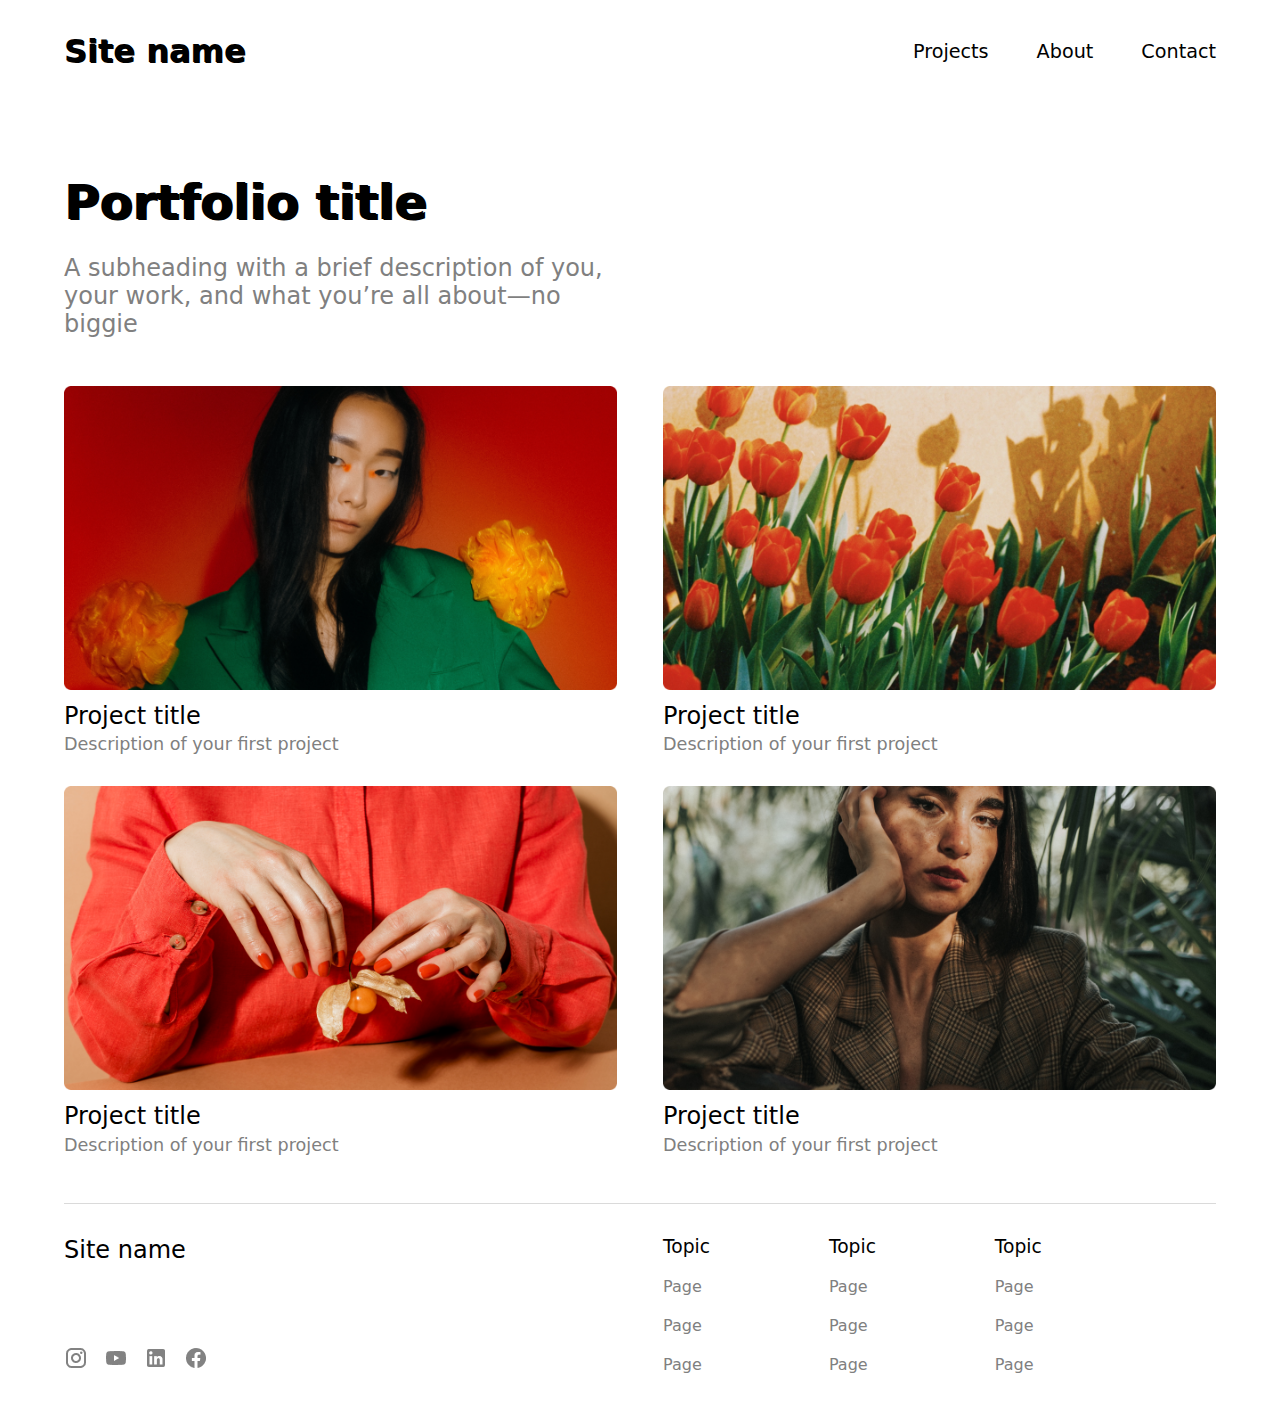
<file: index.html>
<!DOCTYPE html>
<html lang="en">

<head>
    <meta charset="UTF-8">
    <meta name="viewport" content="width=device-width, initial-scale=1.0">
    <title>Portfolio Site</title>
    <link rel="stylesheet" href="styles.css">
</head>

<body>
    <header>
        <div class="container-logo-header">
            <a href="index.html">
                <h1>Site name</h1>
            </a>
        </div>
        <nav class="nav-header">
            <a href="projects.html">Projects</a>
            <a href="about.html">About</a>
            <a href="contact.html">Contact</a>

        </nav>
        <div class="menu-mobile">
            <label for="check"><img src="menu.png" alt=""></label>
            <input id="check" type="checkbox">
            <nav class="nav-mobile">
                <a href="projects.html">Projects</a>
                <a href="about.html">About</a>
                <a href="contact.html">Contact</a>
            </nav>
        </div>
    </header>


    <main>
        <div class="container-text-01">
            <h2 class="main-heading-01">Portfolio title</h2>
            <p class="sub-heading-01">A subheading with a brief description of you, your work, and what you’re all
                about—no biggie</p>
        </div>
        <div class="gallery">
            <div class="project-card">
                <a href=""><img src="assets/images/Image.png" alt=""></a>
                <a href="">
                    <h3>Project title</h3>
                </a>
                <p>Description of your first project</p>
            </div>

            <div class="project-card">
                <a href=""><img src="assets/images/Image (1).png" alt=""></a>
                <a href="">
                    <h3>Project title</h3>
                </a>
                <p>Description of your first project</p>
            </div>

            <div class="project-card">
                <a href=""><img src="assets/images/Image (2).png" alt=""></a>
                <a href="">
                    <h3>Project title</h3>
                </a>
                <p>Description of your first project</p>
            </div>

            <div class="project-card">
                <a href=""><img src="assets/images/Image (3).png" alt=""></a>
                <a href="">
                    <h3>Project title</h3>
                </a>
                <p>Description of your first project</p>
            </div>

        </div>
    </main>


    <footer>
        <div class="container-footer-01">
            <div class="container-logo-links">

                <h2>Site name</h2>
                <div class="social-links">
                    <a href=""><img src="assets/images/Icon.png" alt=""></a>
                    <a href=""><img src="assets/images/Icon(1).png" alt=""></a>
                    <a href=""><img src="assets/images/Icon(2).png" alt=""></a>
                    <a href=""><img src="assets/images/Icon(3).png" alt=""></a>
                </div>
            </div>
            <div class="container-footer-links">
                <div class="footer-link">
                    <h3>Topic</h3>
                    <a href="">Page</a>
                    <a href="">Page</a>
                    <a href="">Page</a>
                </div>

                <div class="footer-link">
                    <h3>Topic</h3>
                    <a href="">Page</a>
                    <a href="">Page</a>
                    <a href="">Page</a>
                </div>

                <div class="footer-link">
                    <h3>Topic</h3>
                    <a href="">Page</a>
                    <a href="">Page</a>
                    <a href="">Page</a>
                </div>

            </div>
        </div>
    </footer>
</body>

</html>
</file>
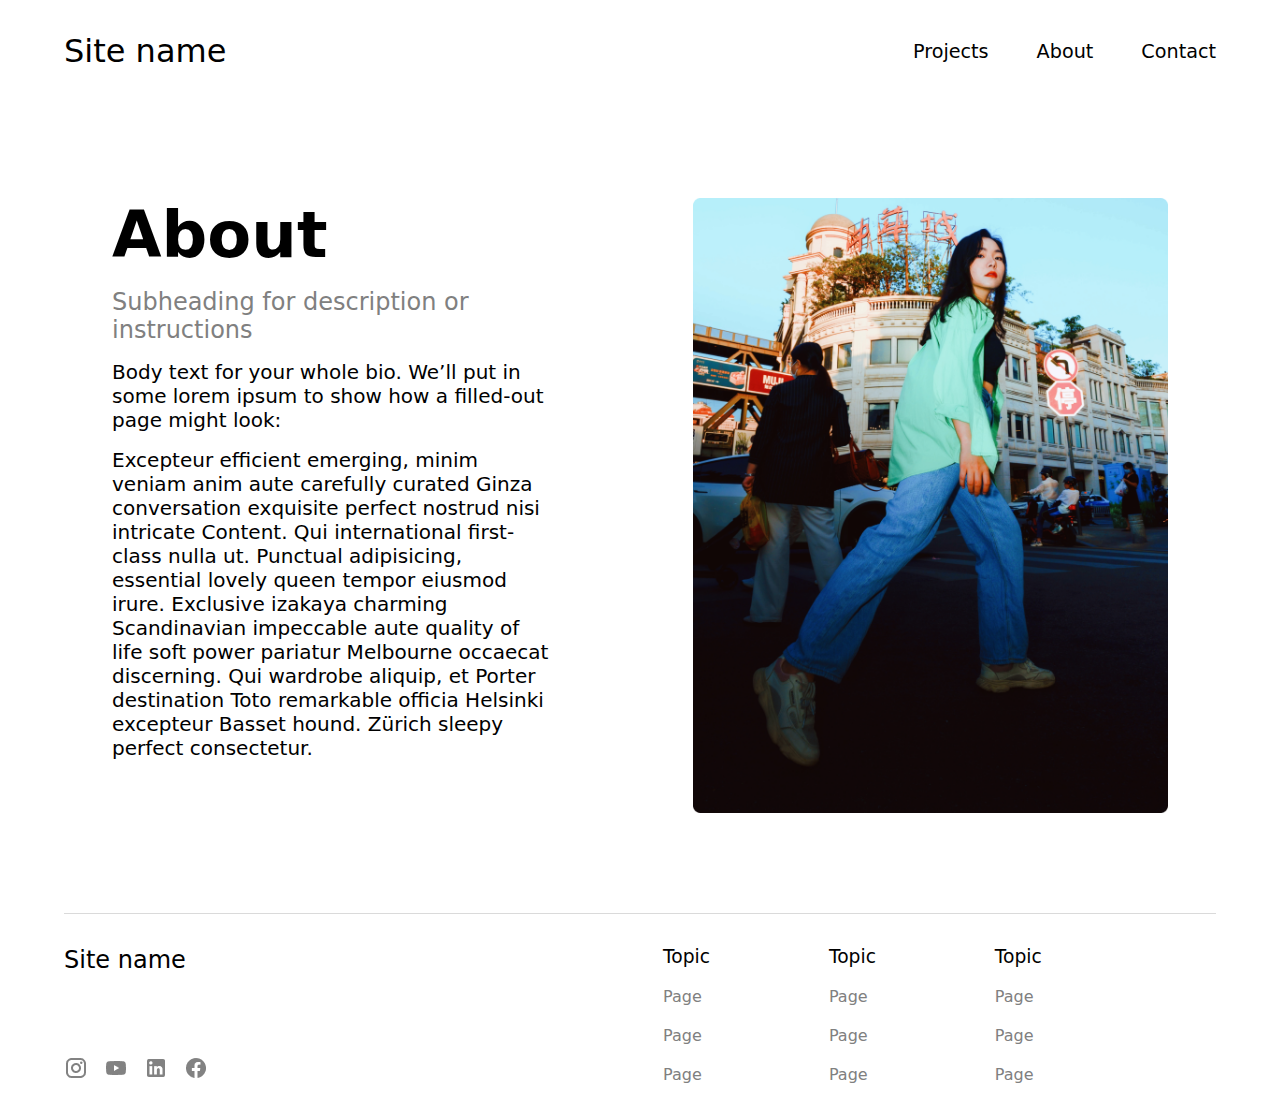
<file: about.html>
<!DOCTYPE html>
<html lang="en">

<head>
    <meta charset="UTF-8">
    <meta name="viewport" content="width=device-width, initial-scale=1.0">
    <title>About</title>
    <link rel="stylesheet" href="styles.css">
</head>

<body>
    <header class="header-about">
        <div class="container-logo-header">
            <a href="index.html">
                <h1 class="logo-simple">Site name</h1>
            </a>
        </div>
        <nav class="nav-header">
            <a href="projects.html">Projects</a>
            <a href="about.html">About</a>
            <a href="contact.html">Contact</a>

        </nav>
        <div class="menu-mobile">
            <label for="check"><img src="menu.png" alt=""></label>
            <input id="check" type="checkbox">
            <nav class="nav-mobile">
                <a href="projects.html">Projects</a>
                <a href="about.html">About</a>
                <a href="contact.html">Contact</a>
            </nav>
        </div>
    </header>

    <main class="main-about">
        <div class="container-info-img">
            <div class="container-text-about">
                <h2 class="about-heading">About</h2>
                <p class="about-sub-heading">Subheading for description or instructions</p>
                <p class="about-text">Body text for your whole bio. We’ll put in some lorem ipsum to show how a
                    filled-out page might look:
                </p>
                <p class="about-text">Excepteur efficient emerging, minim veniam anim aute carefully curated Ginza
                    conversation exquisite
                    perfect nostrud nisi intricate Content. Qui international first-class nulla ut. Punctual
                    adipisicing, essential lovely queen tempor eiusmod irure. Exclusive izakaya charming Scandinavian
                    impeccable aute quality of life soft power pariatur Melbourne occaecat discerning. Qui wardrobe
                    aliquip, et Porter destination Toto remarkable officia Helsinki excepteur Basset hound. Zürich
                    sleepy perfect consectetur.</p>
            </div>
            <div class="conatiner-image-about">
                <img src="assets/Hero Image (1).png" alt="">
            </div>
        </div>
    </main>

    <footer class="footer-about">
        <div class="container-footer-01">
            <div class="container-logo-links">

                <h2>Site name</h2>
                <div class="social-links">
                    <a href=""><img src="assets/images/Icon.png" alt=""></a>
                    <a href=""><img src="assets/images/Icon(1).png" alt=""></a>
                    <a href=""><img src="assets/images/Icon(2).png" alt=""></a>
                    <a href=""><img src="assets/images/Icon(3).png" alt=""></a>
                </div>
            </div>
            <div class="container-footer-links">
                <div class="footer-link">
                    <h3>Topic</h3>
                    <a href="">Page</a>
                    <a href="">Page</a>
                    <a href="">Page</a>
                </div>

                <div class="footer-link">
                    <h3>Topic</h3>
                    <a href="">Page</a>
                    <a href="">Page</a>
                    <a href="">Page</a>
                </div>

                <div class="footer-link">
                    <h3>Topic</h3>
                    <a href="">Page</a>
                    <a href="">Page</a>
                    <a href="">Page</a>
                </div>

            </div>
        </div>
    </footer>


</body>

</html>
</file>
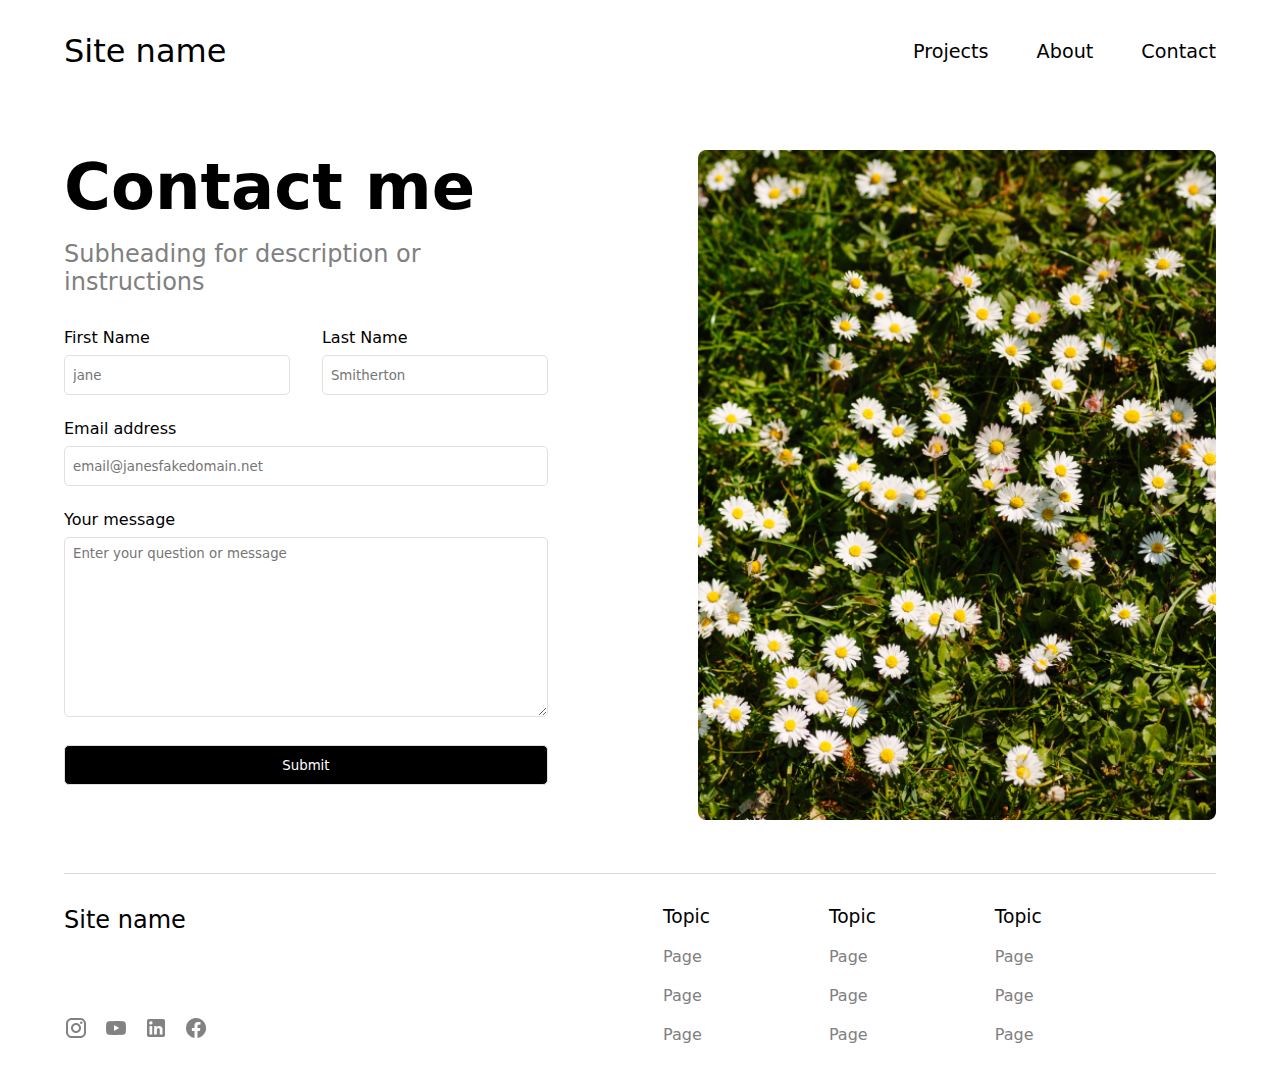
<file: contact.html>
<!DOCTYPE html>
<html lang="en">

<head>
    <meta charset="UTF-8">
    <meta name="viewport" content="width=device-width, initial-scale=1.0">
    <title>Contact</title>
    <link rel="stylesheet" href="styles.css">
</head>

<body>
    <header class="header-about">
        <div class="container-logo-header">
            <a href="index.html">
                <h1 class="logo-simple">Site name</h1>
            </a>
        </div>
        <nav class="nav-header">
            <a href="projects.html">Projects</a>
            <a href="about.html">About</a>
            <a href="contact.html">Contact</a>

        </nav>
        <div class="menu-mobile">
            <label for="check"><img src="menu.png" alt=""></label>
            <input id="check" type="checkbox">
            <nav class="nav-mobile">
                <a href="projects.html">Projects</a>
                <a href="about.html">About</a>
                <a href="contact.html">Contact</a>
            </nav>
        </div>
    </header>

    <main class="main-about">
        <div class="container-form-img">
            <div class="container-form">
                <h2 class="about-heading">Contact me</h2>
                <p class="about-sub-heading">Subheading for description or instructions</p>
                <form action="">
                    <div class="container-f-l-name">
                        <div class="container-f-name">
                            <label for="f-name">First Name</label>
                            <input placeholder="jane" type="text" id="f-name" name="first-name" value="">
                        </div>

                        <div class="container-l-name">
                            <label for="l-name">Last Name</label>
                            <input placeholder="Smitherton" type="text" id="l-name" name="last-name" value="">
                        </div>
                    </div>



                    <label for="e-mail">Email address</label>
                    <input placeholder="email@janesfakedomain.net" type="email" id="e-mail" name="email" value="">


                    <label for="message">Your message</label>
                    <textarea name="message" id="message" placeholder="Enter your question or message"></textarea>

                    <input type="submit">











                </form>
            </div>
            <div class="container-image-form"><img src="assets/Hero Image (2).png" alt=""></div>
        </div>

    </main>

    <footer class="footer-about">
        <div class="container-footer-01">
            <div class="container-logo-links">

                <h2>Site name</h2>
                <div class="social-links">
                    <a href=""><img src="assets/images/Icon.png" alt=""></a>
                    <a href=""><img src="assets/images/Icon(1).png" alt=""></a>
                    <a href=""><img src="assets/images/Icon(2).png" alt=""></a>
                    <a href=""><img src="assets/images/Icon(3).png" alt=""></a>
                </div>
            </div>
            <div class="container-footer-links">
                <div class="footer-link">
                    <h3>Topic</h3>
                    <a href="">Page</a>
                    <a href="">Page</a>
                    <a href="">Page</a>
                </div>

                <div class="footer-link">
                    <h3>Topic</h3>
                    <a href="">Page</a>
                    <a href="">Page</a>
                    <a href="">Page</a>
                </div>

                <div class="footer-link">
                    <h3>Topic</h3>
                    <a href="">Page</a>
                    <a href="">Page</a>
                    <a href="">Page</a>
                </div>

            </div>
        </div>
    </footer>


</body>

</html>
</file>
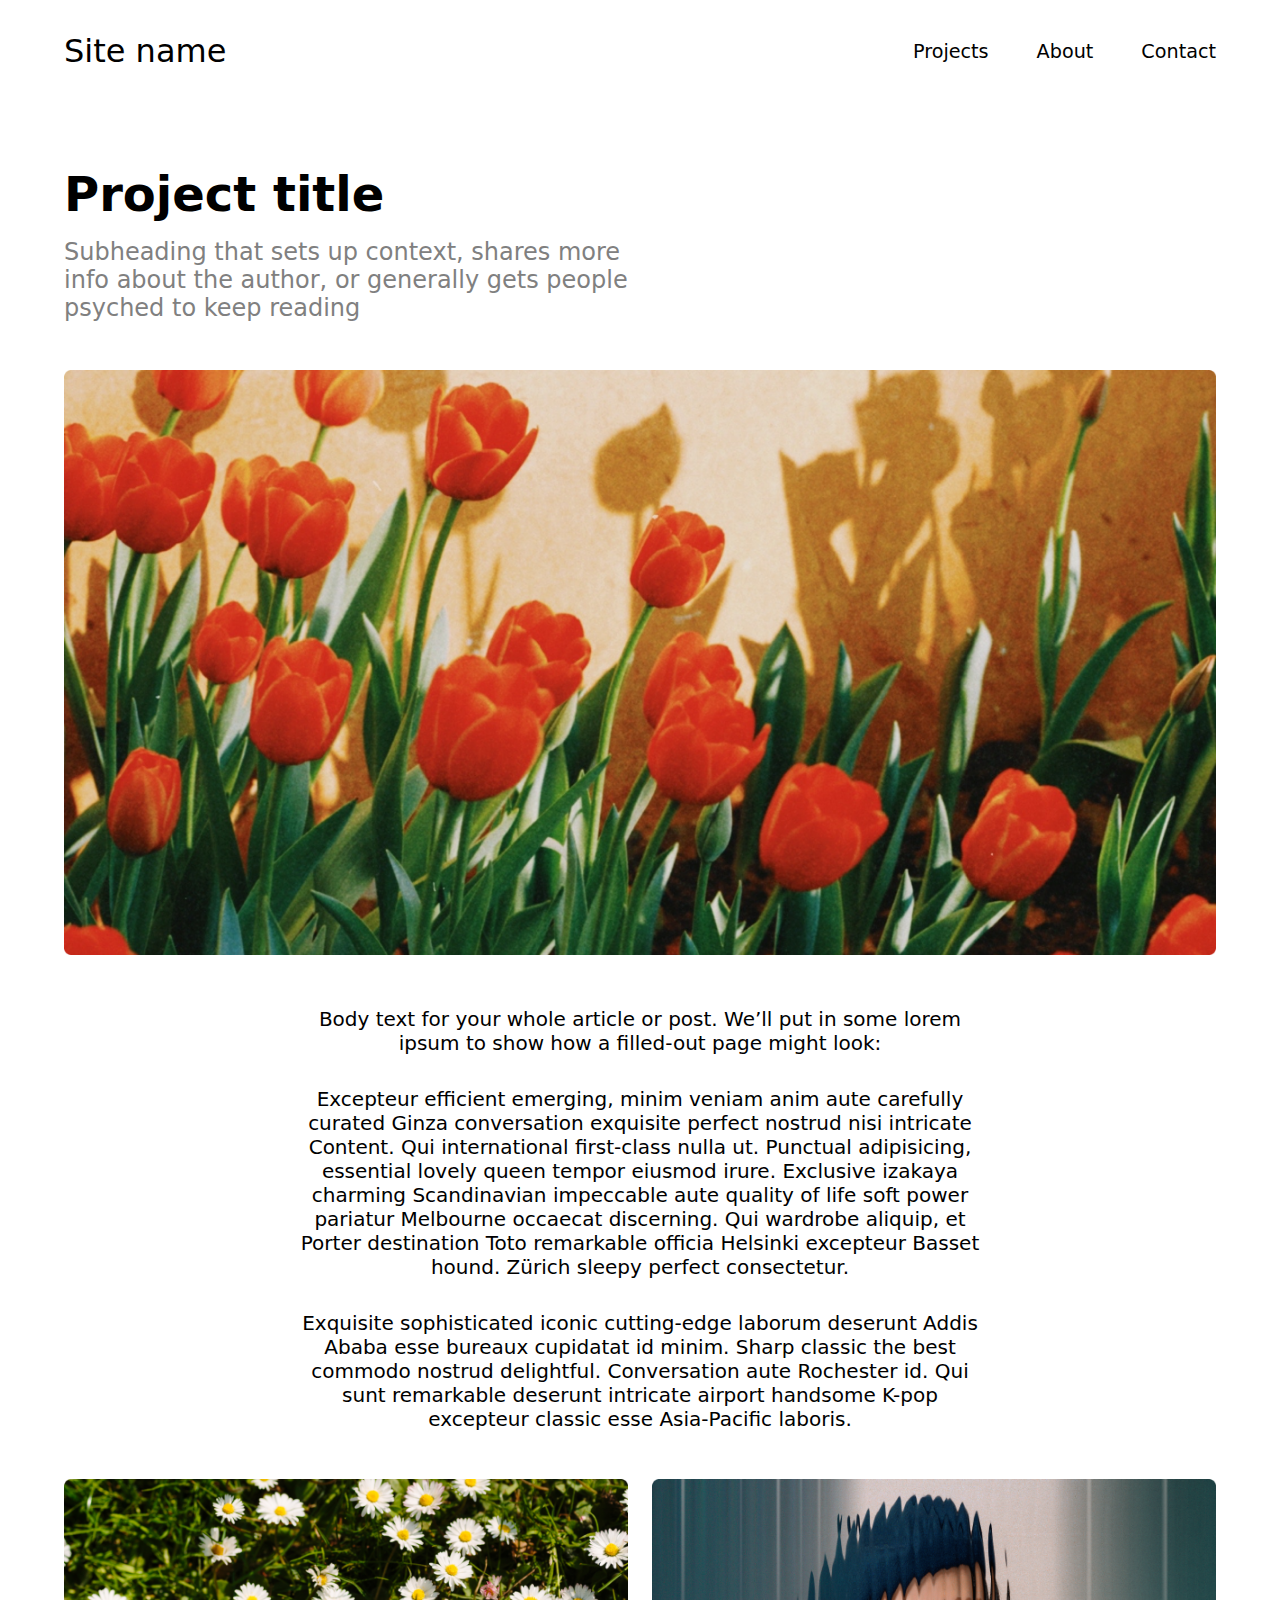
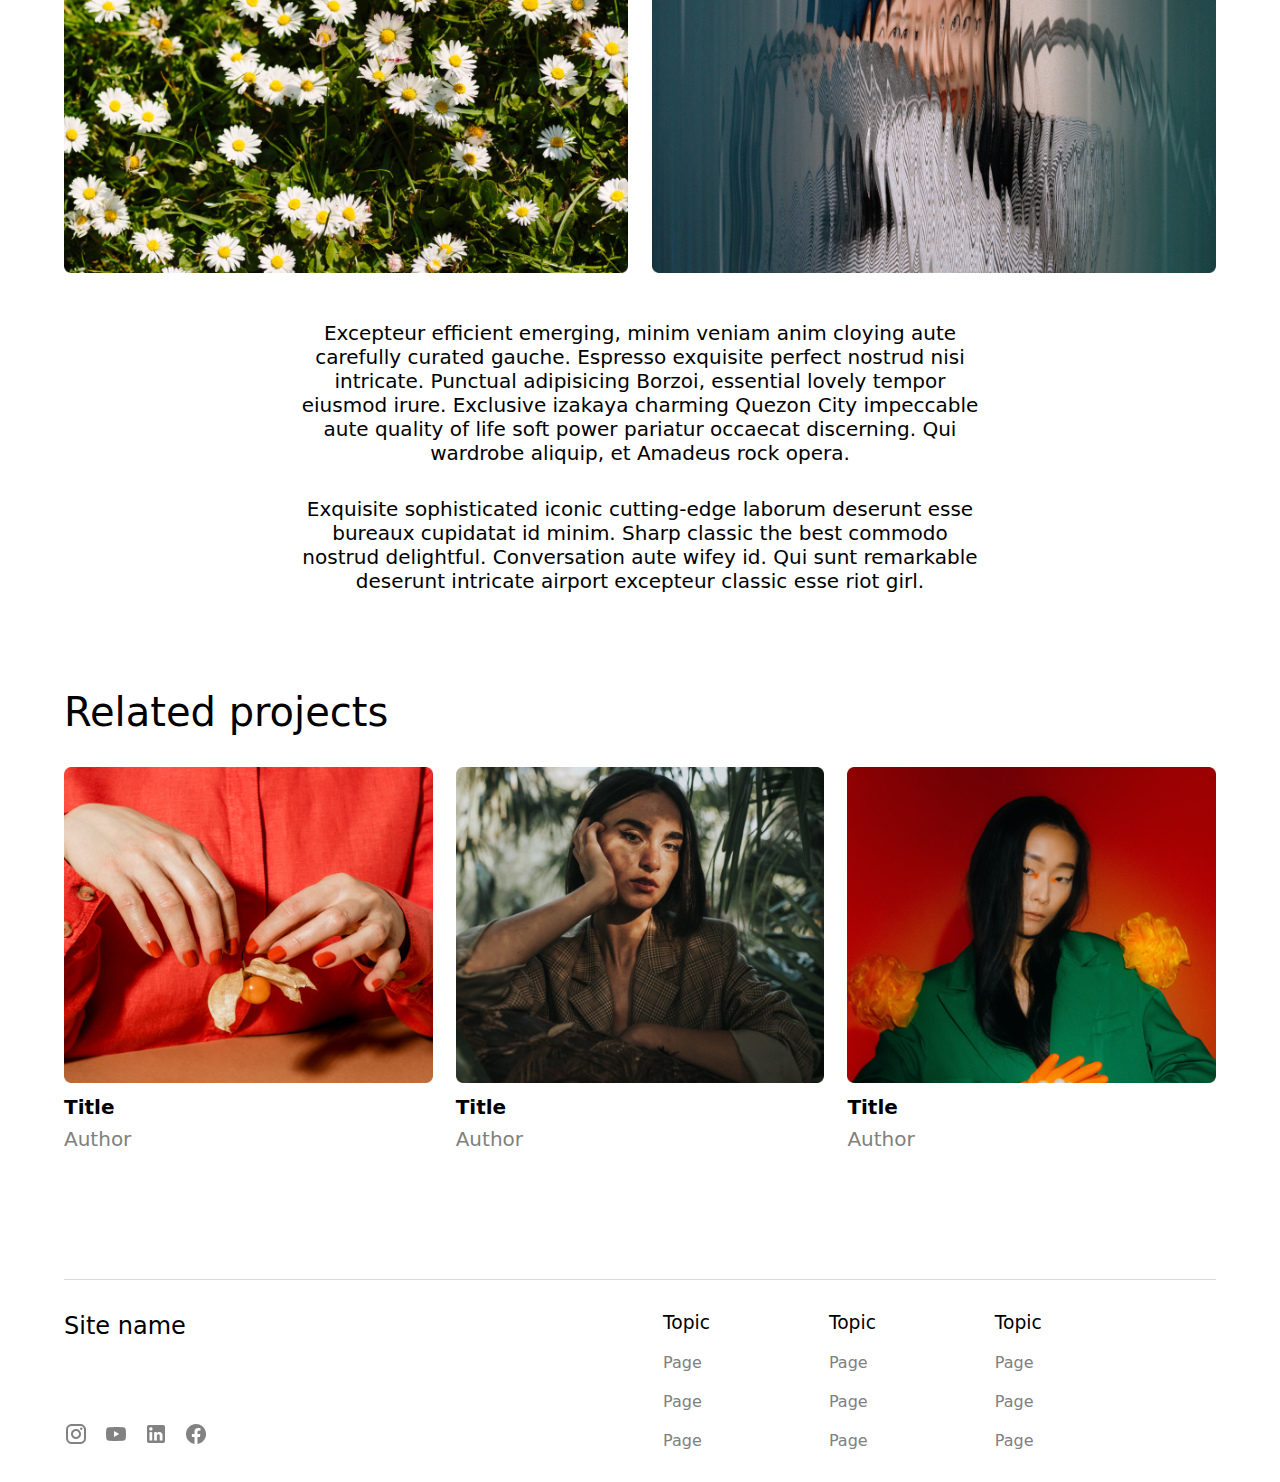
<file: projects.html>
<!DOCTYPE html>
<html lang="en">

<head>
    <meta charset="UTF-8">
    <meta name="viewport" content="width=device-width, initial-scale=1.0">
    <title>Project</title>
    <link rel="stylesheet" href="styles.css">
</head>

<body>
    <header>
        <div class="container-logo-header">
            <a href="index.html">
                <h1 class="logo-simple">Site name</h1>
            </a>
        </div>
        <nav class="nav-header">
            <a href="projects.html">Projects</a>
            <a href="about.html">About</a>
            <a href="contact.html">Contact</a>

        </nav>
        <div class="menu-mobile">
            <label for="check"><img src="menu.png" alt=""></label>
            <input id="check" type="checkbox">
            <nav class="nav-mobile">
                <a href="projects.html">Projects</a>
                <a href="about.html">About</a>
                <a href="contact.html">Contact</a>
            </nav>
        </div>
    </header>


    <main>
        <div class="container-text-01 ">
            <h2 class="main-heading-01-projects">Project title</h2>
            <p class="sub-heading-01">Subheading that sets up context, shares more info about the author, or
                generally gets people psyched to keep reading</p>
        </div>

        <div class="container-project-image"><img src="assets/related-projects/Hero Image.png" alt=""></div>

        <div class="container-project-desc">
            <p>Body text for your whole article or post. We’ll put in some lorem ipsum to show how a filled-out page
                might look:
            </p>
            <p> Excepteur efficient emerging, minim veniam anim aute carefully curated Ginza conversation exquisite
                perfect nostrud nisi intricate Content. Qui international first-class nulla ut. Punctual adipisicing,
                essential lovely queen tempor eiusmod irure. Exclusive izakaya charming Scandinavian impeccable aute
                quality of life soft power pariatur Melbourne occaecat discerning. Qui wardrobe aliquip, et Porter
                destination Toto remarkable officia Helsinki excepteur Basset hound. Zürich sleepy perfect consectetur.
            </p>
            <p>Exquisite sophisticated iconic cutting-edge laborum deserunt Addis Ababa esse bureaux cupidatat id
                minim. Sharp classic the best commodo nostrud delightful. Conversation aute Rochester id. Qui sunt
                remarkable deserunt intricate airport handsome K-pop excepteur classic esse Asia-Pacific laboris.</p>
        </div>

        <div class="container-project-slides">
            <img src="assets/related-projects/Image (4).png" alt="">
            <img src="assets/related-projects/Image (5).png" alt="">
        </div>

        <div class="container-project-desc">
            <p>Excepteur efficient emerging, minim veniam anim cloying aute carefully curated gauche. Espresso exquisite
                perfect nostrud nisi intricate. Punctual adipisicing Borzoi, essential lovely tempor eiusmod irure.
                Exclusive izakaya charming Quezon City impeccable aute quality of life soft power pariatur occaecat
                discerning. Qui wardrobe aliquip, et Amadeus rock opera.

            </p>
            <p> Exquisite sophisticated iconic cutting-edge laborum deserunt esse bureaux cupidatat id minim. Sharp
                classic the best commodo nostrud delightful. Conversation aute wifey id. Qui sunt remarkable deserunt
                intricate airport excepteur classic esse riot girl.</p>
        </div>

        <div class="container-related-projects">
            <h2 class="haeding-related-projects">Related projects</h2>
            <div class="container-project-cards">
                <div class="related-project-card">
                    <a href=""><img src="assets/related-projects/Image (6).png" alt=""></a>
                    <a href="">
                        <h3>Title</h3>
                    </a>
                    <p>Author</p>
                </div>

                <div class="related-project-card">
                    <a href=""><img src="assets/related-projects/Image (7).png" alt=""></a>
                    <a href="">
                        <h3>Title</h3>
                    </a>
                    <p>Author</p>
                </div>

                <div class="related-project-card">
                    <a href=""><img src="assets/related-projects/Image (8).png" alt=""></a>
                    <a href="">
                        <h3>Title</h3>
                    </a>
                    <p>Author</p>
                </div>
            </div>
        </div>

    </main>



    <footer>
        <div class="container-footer-01">
            <div class="container-logo-links">

                <h2>Site name</h2>
                <div class="social-links">
                    <a href=""><img src="assets/images/Icon.png" alt=""></a>
                    <a href=""><img src="assets/images/Icon(1).png" alt=""></a>
                    <a href=""><img src="assets/images/Icon(2).png" alt=""></a>
                    <a href=""><img src="assets/images/Icon(3).png" alt=""></a>
                </div>
            </div>
            <div class="container-footer-links">
                <div class="footer-link">
                    <h3>Topic</h3>
                    <a href="">Page</a>
                    <a href="">Page</a>
                    <a href="">Page</a>
                </div>

                <div class="footer-link">
                    <h3>Topic</h3>
                    <a href="">Page</a>
                    <a href="">Page</a>
                    <a href="">Page</a>
                </div>

                <div class="footer-link">
                    <h3>Topic</h3>
                    <a href="">Page</a>
                    <a href="">Page</a>
                    <a href="">Page</a>
                </div>

            </div>
        </div>
    </footer>
</body>

</html>
</file>
<file: styles.css>
* {
    margin: 0;
    padding: 0;
    box-sizing: border-box;
    font-family: system-ui, -apple-system, BlinkMacSystemFont, 'Segoe UI', Roboto, Oxygen, Ubuntu, Cantarell, 'Open Sans', 'Helvetica Neue', sans-serif;
}

a {
    text-decoration: none;
    color: black;
}
/* 
=====================
header
===================== */

header {
    display: flex;
    justify-content: space-between;
    padding: 2rem 4rem;
    position: relative;
}

h1 {
    font-weight: bolder;
    text-shadow: 1px 1px;
   
}
nav {
    display: flex;
    justify-content: space-between;
    align-items: center;
    gap: 3rem;
}

nav a {
   
    font-size: 1.2rem;
    font-weight: 400;
}

/* 
=============================
mobile-menu
============================= */


.menu-mobile {
    display: none;
}

.nav-mobile {
   display: none;
   position: absolute;
   right: 30px;
   top: 70px;
   background-color: rgb(157, 157, 157);
   
}
.nav-mobile a {
    display: block;
    padding: 2rem;
    font-size: 1.8rem;
    color: rgb(82, 82, 82);
    font-weight: bold;
    border: 1px solid gray;
    
}
.menu-mobile input {
    display: none;
}
.menu-mobile label {
margin: 0;
}

#check:checked ~ .nav-mobile {
   display: block;
}


/* 
==================
main
================== */
main {
    padding: 3rem 4rem;
}
.container-text-01 {
    width: 50%;
}

.main-heading-01 {
    font-size: 3rem;
    text-shadow: 2px 1px;
    margin: 1.5rem 0;
}

.sub-heading-01 {
margin-bottom: 3rem;
font-size: 1.5rem;
color: gray;
}
/* 
==================
gallery
================== */
.gallery {
   
    display: flex;
    justify-content: space-between;
    flex-wrap: wrap;
    gap: 2rem;
}

.project-card {
    width: 48%;
}

.project-card img {
    width: 100%;
}

.project-card h3 {
margin-top: 0.5rem;
font-size: 1.5rem;
font-weight: 400;
}
.project-card p {
margin-top: 0.3rem;
color: gray;
font-size: 1.1rem;
}

/* 
=======================
footer
======================= */

footer {
   
    padding: 0 4rem;
    
}
.container-footer-01 {
    display: flex;
    justify-content: space-between;
  border-top: 1px solid rgb(218, 218, 218);
  padding: 2rem 0;
  gap: 2rem;

}

/* ================== */

.container-logo-links {
   width: 48%;
    display: flex;
    flex-direction: column;
    justify-content: space-between;
}

.social-links {
    display: flex;
    gap: 1rem;
}

.container-logo-links h2 {
    font-weight: 400;
    text-shadow: none;
    text-wrap: nowrap;
}

/* ============== */

.container-footer-links {
    width: 48%;
    display: flex;
    flex-wrap: wrap;
    
}

.footer-link {
    display: flex;
    flex-direction: column;
    gap: 1.25rem;
    width: 30%;
}

.footer-link a {
    color: gray;
}
.footer-link h3 {
    font-weight: 400;
}


/* 
==============================================================================
projects
============================================================================== */
.logo-simple {
    text-shadow: none;
    font-weight: 400;
}

.main-heading-01-projects {
font-size: 3rem;
margin: 1rem 0;
}


.container-project-image img {
    width: 100%;
    
}
.container-project-desc {
    margin: 3rem auto;
    width: 59%;
    text-align: center;
}

.container-project-desc p {
    font-size: 1.25rem;
    margin: 2rem 0;
    
    
}

.container-project-slides {
    display: flex;
    justify-content: space-between;
    flex-wrap: wrap;
}

.container-project-slides img {
    width: 49%;
}


.container-related-projects {
    padding: 1rem 0;
    padding-bottom: 5rem;
}
.haeding-related-projects {
    margin: 2rem 0;
    font-size: 2.5rem;
    font-weight: 500;
}

.container-project-cards {
    display: flex;
    justify-content: space-between;
    flex-wrap: wrap;
}
.related-project-card {
    width: 32%;
}
.related-project-card img {
    width: 100%;
}

.related-project-card h3 {
    font-size: 1.25rem;
    margin: 0.5rem 0;
}

.related-project-card p {
    font-size: 1.25rem;
    color: gray;
}
/* 
==============================================================================================================
about
============================================================================================================== */

.container-info-img {
    display: flex;
    justify-content: space-between;
    padding: 3rem;
    flex-wrap: wrap;
}
.container-text-about {
    width: 42%;
}
.conatiner-image-about {
width: 45%;
}

.conatiner-image-about img {
    width: 100%;
}
.about-heading {
    font-size: 4rem;
    margin-bottom: 1rem;
}

.about-sub-heading {
    color: gray;
    font-size: 1.5rem;
    margin-bottom: 1rem;
}
.about-text {
    font-size: 1.25rem;
    margin-bottom: 1rem;
}

/* 
========================================================================================================================
contact
======================================================================================================================== */

.container-form-img {
    display: flex;
    justify-content: space-between;
    flex-wrap: wrap;
}
.container-form {
    width: 42%;
}
.container-image-form {
    width: 45%;
} 
.container-image-form img {
width: 100%;
}
form {
    padding: 1rem 0;
}

label {
    display: block;
    margin-bottom: 0.5rem;
    font-weight: 500;
}

.container-f-l-name {
    display: flex;
    gap: 2rem;
    width: 100%;
}

input {
    margin-bottom: 1.5rem;
}

.container-f-name, .container-l-name {
width: 100%;
}

input:not(textarea) {
    border: 1px solid rgb(224, 224, 224);
    border-radius: 5px;
   height: 40px;
   padding: 0.5rem;
    width: 100%;
}

input[type="submit"] {
    margin: 1.5rem 0;
    background-color: black;
    color: white;
    font-size: 1.25;
    font-weight: 500;
}

textarea {
    width: 100%;
    border: 1px solid rgb(224, 224, 224);
    border-radius: 5px;
    padding: 0.5rem;
    height: 180px;
}

/* 
=======================================================================
media queries
======================================================================= */



@media screen and (max-width: 1100px) {
    /* 
===================
about
==================== */
.container-info-img {
    padding: 0;
}
.header-about, .main-about, .footer-about {
    padding-left: 1rem;
    padding-right: 1rem;
}
.container-text-about {
    width: 50%;
}
.container-image-about {
    width: 40%;
}

    /* 
===================
contact
==================== */
.container-form {
    width: 50%;
}
.container-form .about-heading, .about-sub-heading{
    text-align: center;
   
}
}






@media screen and (max-width: 930px) {

.container-text-01 {
    width: 100%;
    text-align: center;
}    
.gallery {
    flex-direction: column;
}

.project-card {
    width: 100%;
}

/* 
==============
projects
============== */
.container-project-desc {
    width: 90%;
    
}

    /* 
===================
about
==================== */
.container-info-img {
    gap: 1rem;
}
.container-text-about {
    width: 50%;
}
    /* 
===================
contact
==================== */
.container-form-img {
    flex-direction: column-reverse;
    align-items: center;
}
.container-image-form {
    width: 100%;
} 
.container-image-form img {
    height: 150px;
    object-fit: cover;
}
.container-form {
    width: 100%;
}




}






@media screen and (max-width: 760px) {
     header, main, footer {
        padding-left: 1rem;
        padding-right: 1rem;
     }
.footer-link {
    width: 33%;
}
.container-logo-links {
    width: 35%;
}
.container-footer-links {
width: 60%;
}

    /* 
==============
projects
============== */
.container-project-desc {
    width: 100%;
    
 }
 .container-project-slides {
     gap: 1rem;
 }
 .container-project-slides img {
     width: 100%;
 }

 .related-project-card {
  width: 100%;
}
/* 
===================
about
==================== */

.container-text-about  {
    width: 100%;
    text-align: center;
}
.conatiner-image-about {
    width: 100%;
}
}







@media screen and (max-width: 500px) {
    .nav-header {
        display: none;
    }
    .menu-mobile {
        display: flex;
        align-items: center;
    }
    .social-links {
        gap: 0;
        justify-content: space-between;
    }
}
</file>
